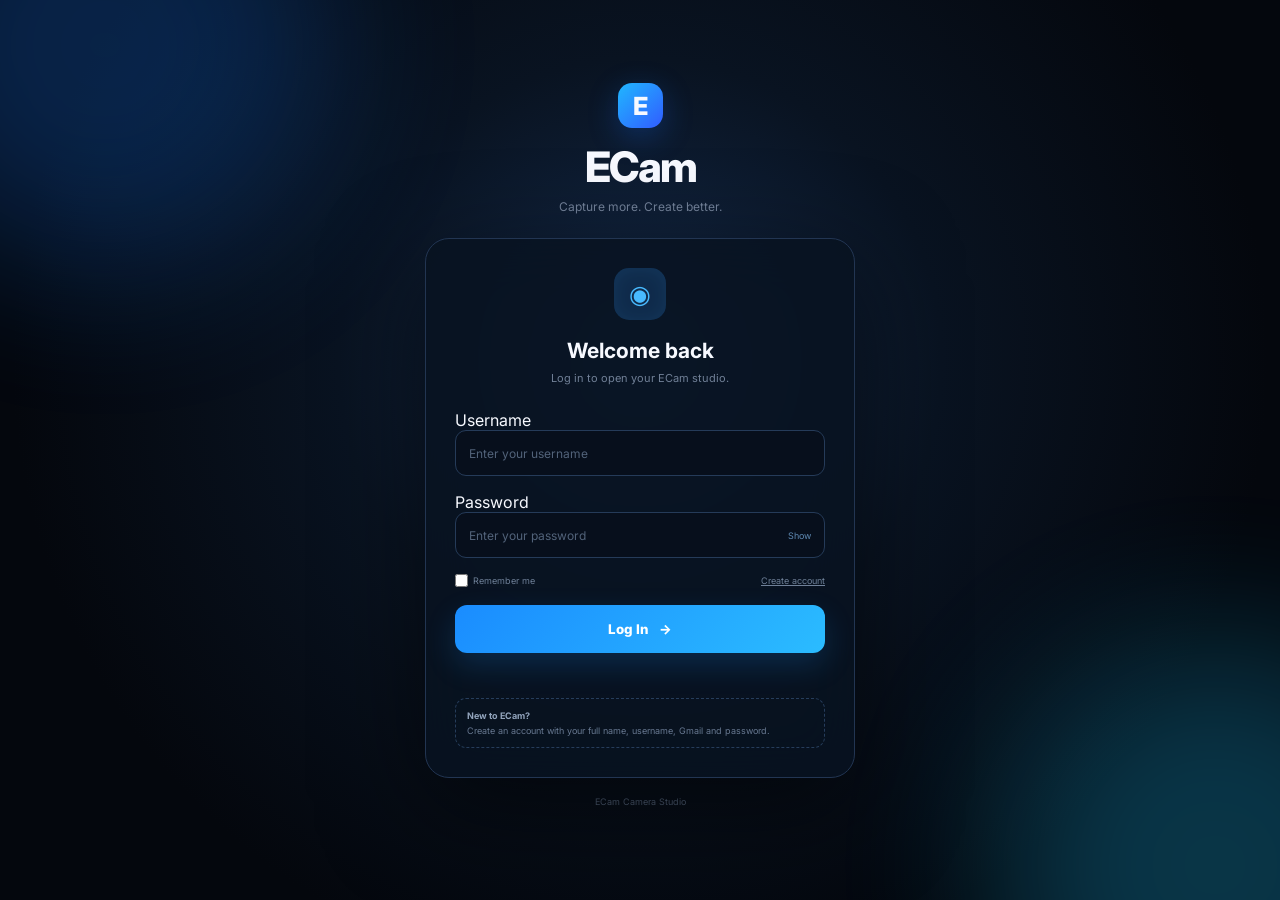
<file: index.html>
<!DOCTYPE html>
<html lang="en">
<head>
<meta charset="UTF-8">
<meta name="viewport" content="width=device-width,initial-scale=1.0">
<title>ECam — Log In</title>
<link rel="preconnect" href="https://fonts.googleapis.com">
<link rel="preconnect" href="https://fonts.gstatic.com" crossorigin>
<link href="https://fonts.googleapis.com/css2?family=Inter:wght@400;500;600;700;800&display=swap" rel="stylesheet">
<link rel="stylesheet" href="style.css">
</head>
<body class="login-page">
<div class="login-background"><div class="glow glow-one"></div><div class="glow glow-two"></div></div>
<main class="login-shell">
  <section class="login-brand">
    <div class="brand-icon">E</div>
    <h1>ECam</h1>
    <p>Capture more. Create better.</p>
  </section>
  <section class="login-card">
    <div class="camera-symbol">◉</div>
    <h2>Welcome back</h2>
    <p class="login-subtitle">Log in to open your ECam studio.</p>
    <form id="loginForm">
      <label for="username">Username</label>
      <input id="username" type="text" placeholder="Enter your username" autocomplete="username" required>
      <label for="password">Password</label>
      <div class="password-wrap">
        <input id="password" type="password" placeholder="Enter your password" autocomplete="current-password" required>
        <button type="button" id="togglePassword">Show</button>
      </div>
      <div class="login-options">
        <label class="remember"><input id="remember" type="checkbox"><span>Remember me</span></label>
        <a href="register.html" class="forgot">Create account</a>
      </div>
      <button class="login-button" type="submit">Log In <span>→</span></button>
      <p id="loginMessage" class="login-message"></p>
    </form>
    <div class="demo-account">
      <strong>New to ECam?</strong>
      <span>Create an account with your full name, username, Gmail and password.</span>
    </div>
  </section>
  <footer>ECam Camera Studio</footer>
</main>
<script>
const form=document.getElementById("loginForm");
const msg=document.getElementById("loginMessage");
const pass=document.getElementById("password");
document.getElementById("togglePassword").onclick=()=>{
  pass.type=pass.type==="text"?"password":"text";
  document.getElementById("togglePassword").textContent=pass.type==="text"?"Hide":"Show";
};
form.onsubmit=e=>{
  e.preventDefault();
  const username=document.getElementById("username").value.trim().toLowerCase();
  const password=pass.value;
  const users=JSON.parse(localStorage.getItem("ecamUsers")||"[]");
  const user=users.find(u=>u.username===username&&u.password===password);
  if(!user){
    msg.textContent="Incorrect username or password.";
    msg.className="login-message error";
    return;
  }
  sessionStorage.setItem("ecamLoggedIn","true");
  sessionStorage.setItem("ecamUser",username);
  if(document.getElementById("remember").checked)localStorage.setItem("ecamRemembered",username);
  location.href="camera.html";
};
const remembered=localStorage.getItem("ecamRemembered");
if(remembered)document.getElementById("username").value=remembered;
</script>
</body>
</html>
</file>
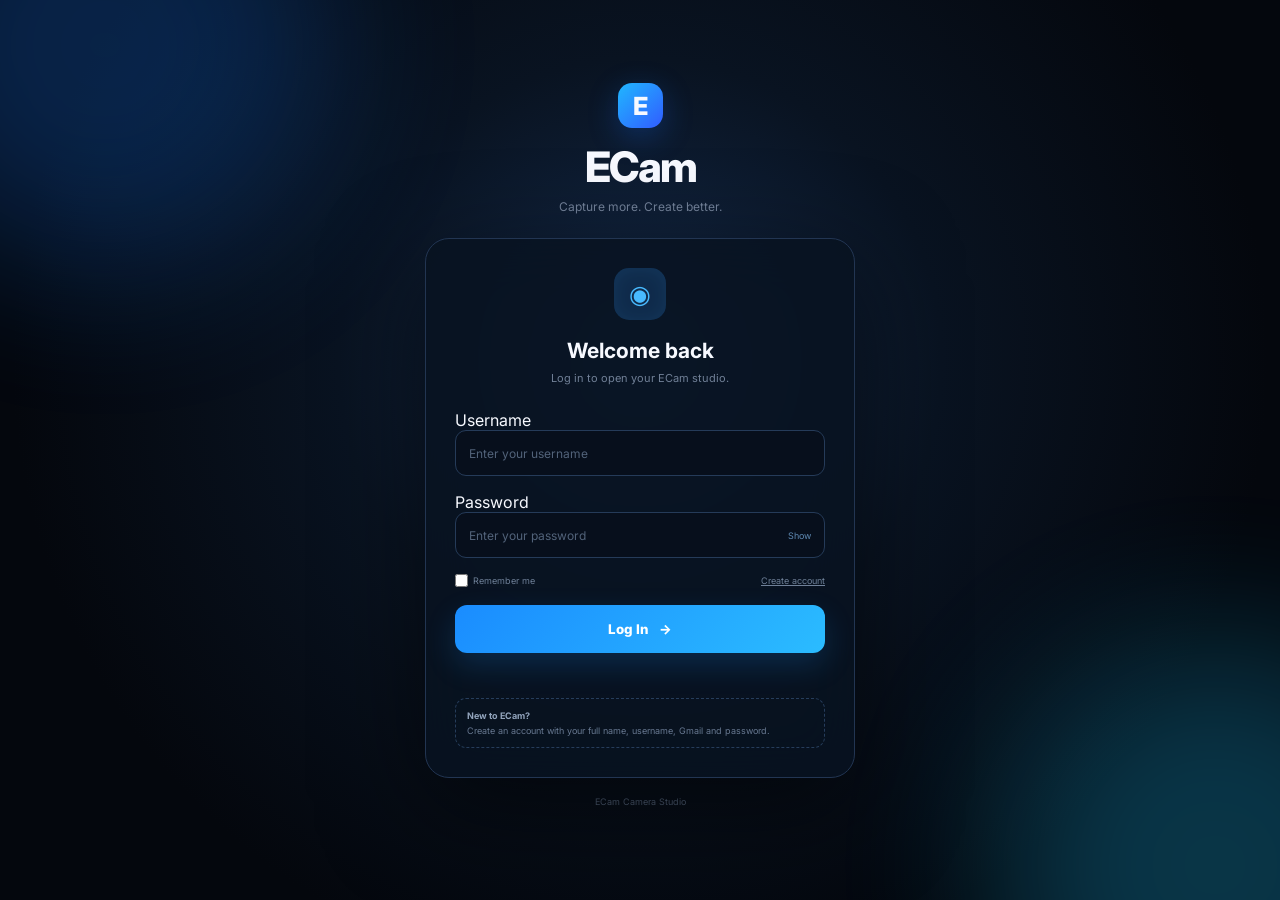
<file: camera.html>
<!DOCTYPE html>
<html lang="en">
<head>
  <meta charset="UTF-8">
  <meta name="viewport" content="width=device-width, initial-scale=1.0">
  <title>ECam — Camera</title>
  <link rel="preconnect" href="https://fonts.googleapis.com">
  <link rel="preconnect" href="https://fonts.gstatic.com" crossorigin>
  <link href="https://fonts.googleapis.com/css2?family=Inter:wght@400;500;600;700;800&display=swap" rel="stylesheet">
  <link rel="stylesheet" href="style.css">
</head>
<body>
  <div class="app">
    <header class="topbar">
      <div class="brand">
        <div class="brand-icon">E</div>
        <div>
          <h1>ECam</h1>
          <span>Capture more. Create better.</span>
        </div>
      </div>
      <div class="header-actions">
        <button id="historyButton" class="history-button">Picture History</button>
        <div class="status">
          <span id="statusDot"></span>
          <span id="statusText">Camera not started</span>
        </div>
        <button id="logoutButton" class="logout-button">Log out</button>
      </div>
    </header>

    <main class="workspace">
      <section class="camera-panel">
        <div class="preview-wrap">
          <video id="video" autoplay playsinline muted></video>
          <canvas id="canvas"></canvas>
          <div class="preview-overlay">
            <div class="quality-badge" id="qualityBadge">ECam Quality</div>
            <div class="zoom-badge" id="zoomBadge">1×</div>
          </div>
          <div class="grid-overlay" id="gridOverlay"></div>
          <div class="date-overlay" id="dateOverlay"></div>
        </div>

        <div class="camera-controls">
          <button class="round-control" id="galleryBtn" title="Open captured photos">▣</button>
          <div class="mode-switch">
            <button class="mode active" data-mode="photo">PHOTO</button>
            <button class="mode" data-mode="video">VIDEO</button>
          </div>
          <button class="shutter" id="captureBtn" aria-label="Take picture"><span></span></button>
          <button class="round-control" id="flipBtn" title="Switch camera">↻</button>
        </div>
        <p class="capture-hint">Every photo is automatically saved as <b>ECam Picture 001.jpg</b></p>
      </section>

      <aside class="settings">
        <section class="card">
          <h2>Quality</h2>
          <div class="option-grid three">
            <button class="quality active" data-quality="iphone"><strong>iPhone 18</strong><small>Maximum</small></button>
            <button class="quality" data-quality="original"><strong>Original</strong><small>Natural</small></button>
            <button class="quality" data-quality="cinematic"><strong>Cinematic</strong><small>Film look</small></button>
          </div>
          <p class="note">The Ecam preset enhances the available camera feed; actual resolution depends on your device camera.</p>
        </section>

        <section class="card">
          <h2>Style</h2>
          <div class="style-list">
            <button class="style active" data-filter="original"><span class="style-preview original-preview"></span><span>Original</span></button>
            <button class="style" data-filter="cinematic"><span class="style-preview cinematic-preview"></span><span>Cinematic</span></button>
            <button class="style" data-filter="vivid"><span class="style-preview vivid-preview"></span><span>Vivid</span></button>
            <button class="style" data-filter="natural"><span class="style-preview natural-preview"></span><span>Natural</span></button>
          </div>
        </section>

        <section class="card">
          <h2>Retro Cam</h2>
          <div class="retro-grid">
            <button class="retro" data-retro="80s"><b>80s</b><small>VHS</small></button>
            <button class="retro" data-retro="90s"><b>90s</b><small>Film</small></button>
            <button class="retro" data-retro="kapi"><b>Kapi Cam</b><small>Vintage</small></button>
            <button class="retro active" data-retro="none"><b>Off</b><small>Clean</small></button>
          </div>
        </section>

        <section class="card">
          <h2>Camera</h2>
          <div class="setting-row"><label>Zoom</label><output id="zoomValue">1.0×</output></div>
          <input id="zoom" type="range" min="1" max="3" step="0.1" value="1">
          <div class="quick-settings">
            <button id="gridBtn">Grid <span>OFF</span></button>
            <button id="dateBtn">Date <span>OFF</span></button>
            <button id="mirrorBtn">Mirror <span>OFF</span></button>
          </div>
        </section>

        <section class="card gallery-card" id="quickGalleryCard">
          <div class="gallery-head"><h2>Recent Pictures</h2><button id="historyButton2">View All</button></div>
          <div id="gallery" class="gallery"><div class="empty">Your captured photos appear here.</div></div>
        </section>
      </aside>
    </main>
  </div>

  <div class="history-modal" id="historyModal">
    <div class="history-box">
      <div class="history-header">
        <div>
          <h2>Picture History</h2>
          <p>Your saved ECam pictures</p>
        </div>
        <button id="closeHistory" class="close-history">×</button>
      </div>
      <div id="historyGrid" class="history-grid"></div>
      <div id="historyEmpty" class="history-empty">No saved pictures yet.</div>
    </div>
  </div>
  </div>
  <script src="script.js"></script>
</body>
</html>
</file>
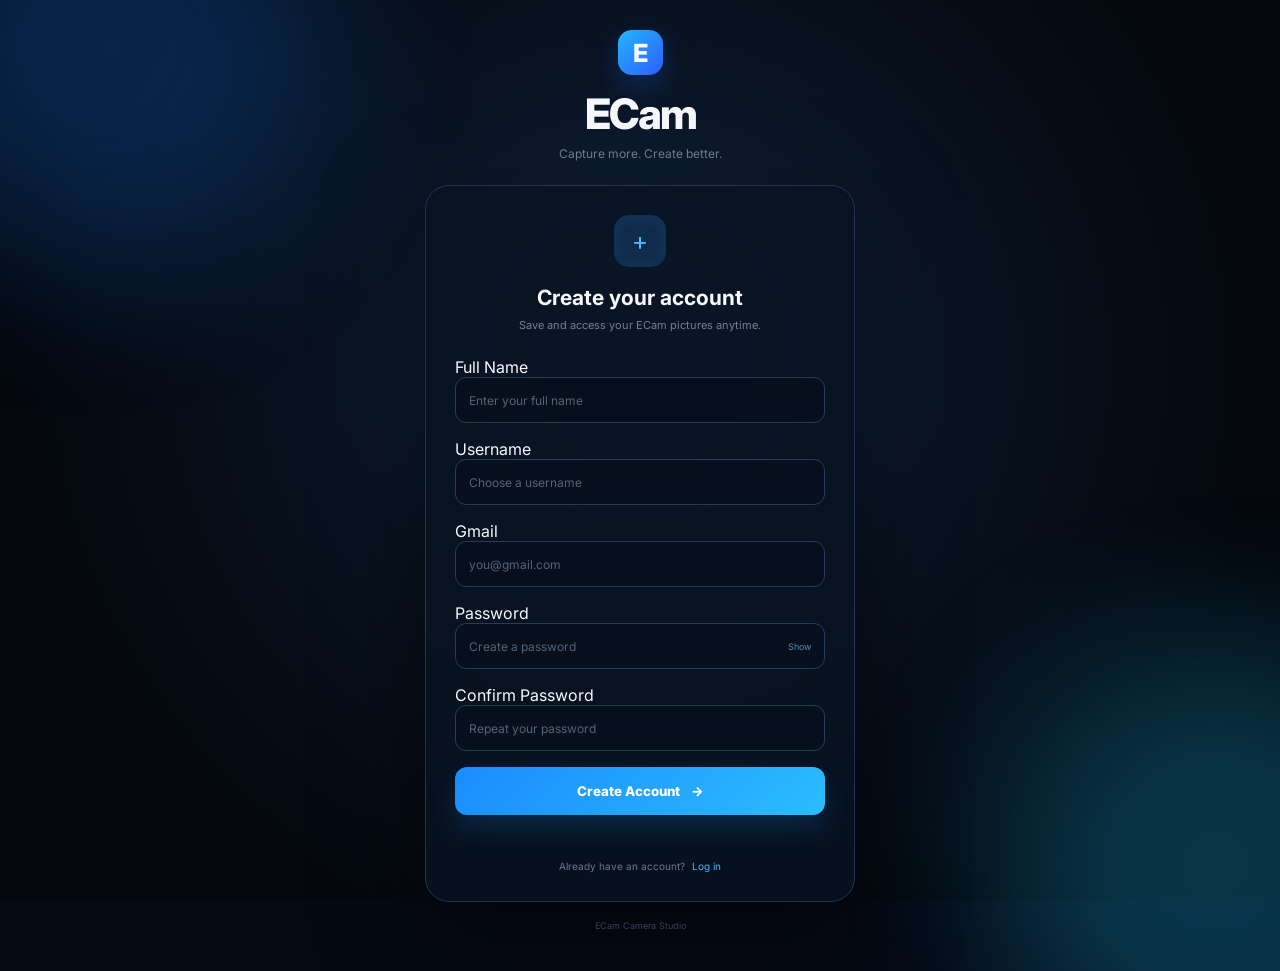
<file: register.html>
<!DOCTYPE html>
<html lang="en">
<head>
<meta charset="UTF-8">
<meta name="viewport" content="width=device-width,initial-scale=1.0">
<title>ECam — Register</title>
<link rel="preconnect" href="https://fonts.googleapis.com">
<link rel="preconnect" href="https://fonts.gstatic.com" crossorigin>
<link href="https://fonts.googleapis.com/css2?family=Inter:wght@400;500;600;700;800&display=swap" rel="stylesheet">
<link rel="stylesheet" href="style.css">
</head>
<body class="login-page">
<div class="login-background"><div class="glow glow-one"></div><div class="glow glow-two"></div></div>
<main class="login-shell">
  <section class="login-brand">
    <div class="brand-icon">E</div>
    <h1>ECam</h1>
    <p>Capture more. Create better.</p>
  </section>
  <section class="login-card">
    <div class="camera-symbol">+</div>
    <h2>Create your account</h2>
    <p class="login-subtitle">Save and access your ECam pictures anytime.</p>
    <form id="registerForm">
      <label for="fullName">Full Name</label>
      <input id="fullName" type="text" placeholder="Enter your full name" required>
      <label for="username">Username</label>
      <input id="username" type="text" placeholder="Choose a username" minlength="3" required>
      <label for="gmail">Gmail</label>
      <input id="gmail" type="email" placeholder="you@gmail.com" required>
      <label for="password">Password</label>
      <div class="password-wrap">
        <input id="password" type="password" placeholder="Create a password" minlength="6" required>
        <button type="button" id="togglePassword">Show</button>
      </div>
      <label for="confirmPassword">Confirm Password</label>
      <input id="confirmPassword" type="password" placeholder="Repeat your password" minlength="6" required>
      <button class="login-button" type="submit">Create Account <span>→</span></button>
      <p id="registerMessage" class="login-message"></p>
    </form>
    <div class="back-login"><span>Already have an account?</span><a href="index.html">Log in</a></div>
  </section>
  <footer>ECam Camera Studio</footer>
</main>
<script>
const form=document.getElementById("registerForm");
const msg=document.getElementById("registerMessage");
const pass=document.getElementById("password");
document.getElementById("togglePassword").onclick=()=>{
  pass.type=pass.type==="text"?"password":"text";
  document.getElementById("togglePassword").textContent=pass.type==="text"?"Hide":"Show";
};
form.onsubmit=e=>{
  e.preventDefault();
  const fullName=document.getElementById("fullName").value.trim();
  const username=document.getElementById("username").value.trim().toLowerCase();
  const gmail=document.getElementById("gmail").value.trim().toLowerCase();
  const password=pass.value;
  const confirm=document.getElementById("confirmPassword").value;
  if(password!==confirm){msg.textContent="Passwords do not match.";msg.className="login-message error";return;}
  if(!gmail.endsWith("@gmail.com")){msg.textContent="Please use a Gmail address.";msg.className="login-message error";return;}
  const users=JSON.parse(localStorage.getItem("ecamUsers")||"[]");
  if(users.some(u=>u.username===username)){msg.textContent="Username is already registered.";msg.className="login-message error";return;}
  if(users.some(u=>u.gmail===gmail)){msg.textContent="This Gmail is already registered.";msg.className="login-message error";return;}
  users.push({fullName,username,gmail,password,createdAt:new Date().toISOString()});
  localStorage.setItem("ecamUsers",JSON.stringify(users));
  msg.textContent="Account created. Redirecting to login...";
  msg.className="login-message success";
  setTimeout(()=>location.href="index.html",900);
};
</script>
</body>
</html>
</file>
<file: style.css>
*{
    box-sizing:border-box;
}

html,
body{
    margin:0;
    min-height:100%;
    font-family:Inter,system-ui,sans-serif;
    background:#060b14;
    color:#f7f9ff;
}

body{
    overflow-x:hidden;
}

button,
input{
    font-family:inherit;
}

button{
    -webkit-tap-highlight-color:transparent;
}

.app{
    min-height:100vh;
    background:
        radial-gradient(circle at 70% 10%,#152442 0,#080e19 38%,#050911 100%);
}

.topbar{
    height:82px;
    border-bottom:1px solid #1b2a42;
    display:flex;
    align-items:center;
    justify-content:space-between;
    padding:0 34px;
    background:#050a13cc;
    backdrop-filter:blur(20px);
    position:sticky;
    top:0;
    z-index:10;
}

.brand{
    display:flex;
    align-items:center;
    gap:14px;
}

.brand-icon{
    width:45px;
    height:45px;
    border-radius:14px;
    display:grid;
    place-items:center;
    background:linear-gradient(135deg,#20b7ff,#315cff);
    font-size:25px;
    font-weight:800;
    box-shadow:0 8px 30px #1672ff44;
}

.brand h1{
    font-size:22px;
    margin:0;
}

.brand span{
    font-size:11px;
    color:#8492aa;
}

.header-actions{
    display:flex;
    align-items:center;
    gap:20px;
}

.status{
    font-size:13px;
    color:#aebbd0;
    display:flex;
    gap:9px;
    align-items:center;
}

.status>span:first-child{
    width:8px;
    height:8px;
    border-radius:50%;
    background:#59657a;
}

.status.ready>span:first-child{
    background:#45df7d;
    box-shadow:0 0 12px #45df7d;
}

.logout-button{
    border:1px solid #263a56;
    background:#0c1524;
    color:#9eabc0;
    border-radius:10px;
    padding:9px 13px;
    font-size:11px;
    cursor:pointer;
    transition:.2s;
}

.logout-button:hover{
    border-color:#35aaff;
    color:#fff;
    background:#101d30;
}

.workspace{
    max-width:1450px;
    margin:auto;
    padding:28px;
    display:grid;
    grid-template-columns:minmax(0,1fr) 390px;
    gap:24px;
}

.camera-panel{
    min-width:0;
}

.preview-wrap{
    position:relative;
    width:100%;
    aspect-ratio:4/3;
    overflow:hidden;
    border:1px solid #243550;
    border-radius:25px;
    background:#000;
    box-shadow:0 30px 90px #0009;
}

.preview-wrap video{
    width:100%;
    height:100%;
    object-fit:cover;
    display:block;
    transition:filter .25s,transform .25s;
}

.preview-wrap canvas{
    display:none;
}

.preview-overlay{
    position:absolute;
    top:18px;
    left:18px;
    right:18px;
    display:flex;
    justify-content:space-between;
    pointer-events:none;
}

.quality-badge,
.zoom-badge{
    padding:9px 13px;
    border-radius:12px;
    background:#08111fcc;
    border:1px solid #ffffff20;
    backdrop-filter:blur(12px);
    font-size:12px;
    font-weight:700;
}

.grid-overlay{
    display:none;
    position:absolute;
    inset:0;
    background:
        linear-gradient(
            90deg,
            transparent 32.9%,
            #fff4 33%,
            transparent 33.1%,
            transparent 66.2%,
            #fff4 66.3%,
            transparent 66.4%
        ),
        linear-gradient(
            0deg,
            transparent 32.9%,
            #fff4 33%,
            transparent 33.1%,
            transparent 66.2%,
            #fff4 66.3%,
            transparent 66.4%
        );
    pointer-events:none;
}

.grid-overlay.show{
    display:block;
}

.date-overlay{
    position:absolute;
    left:22px;
    bottom:20px;
    color:#fff;
    text-shadow:0 1px 4px #000;
    font-size:13px;
    letter-spacing:1px;
    display:none;
}

.date-overlay.show{
    display:block;
}

.camera-controls{
    height:135px;
    display:flex;
    align-items:center;
    justify-content:center;
    gap:28px;
    position:relative;
}

.round-control{
    width:48px;
    height:48px;
    border:1px solid #2c3d58;
    border-radius:50%;
    background:#0c1524;
    color:#d9e4f5;
    font-size:21px;
    cursor:pointer;
    transition:.2s;
}

.round-control:hover{
    background:#16253b;
    border-color:#3b5a7e;
}

.shutter{
    width:76px;
    height:76px;
    border-radius:50%;
    border:7px solid #263850;
    background:#fff;
    display:grid;
    place-items:center;
    cursor:pointer;
    box-shadow:0 0 0 2px #8ca0bc55;
    transition:.15s;
}

.shutter span{
    width:60px;
    height:60px;
    border-radius:50%;
    background:#fff;
}

.shutter:active{
    transform:scale(.95);
}

.mode-switch{
    position:absolute;
    bottom:6px;
    left:50%;
    transform:translateX(-50%);
    display:flex;
    gap:24px;
}

.mode{
    border:0;
    background:none;
    color:#75849c;
    font-size:11px;
    font-weight:800;
    cursor:pointer;
}

.mode.active{
    color:#4cbcff;
}

.capture-hint{
    text-align:center;
    color:#63718a;
    font-size:11px;
    margin:-3px 0 0;
}

.capture-hint b{
    color:#9eabc0;
}

.settings{
    display:flex;
    flex-direction:column;
    gap:14px;
}

.card{
    border:1px solid #1e304b;
    border-radius:20px;
    background:linear-gradient(145deg,#0d1727dd,#09111ed9);
    padding:17px;
    box-shadow:0 12px 40px #0003;
}

.card h2{
    font-size:14px;
    margin:0 0 13px;
}

.option-grid{
    display:grid;
    gap:8px;
}

.option-grid.three{
    grid-template-columns:repeat(3,1fr);
}

.quality{
    min-height:70px;
    border:1px solid #263b59;
    border-radius:13px;
    background:#0a1423;
    color:#dfe8f7;
    cursor:pointer;
    padding:10px 6px;
    transition:.2s;
}

.quality:hover{
    border-color:#356184;
    background:#0d192a;
}

.quality strong{
    display:block;
    font-size:11px;
}

.quality small{
    display:block;
    color:#73839b;
    margin-top:5px;
    font-size:9px;
}

.quality.active{
    border-color:#35aaff;
    background:linear-gradient(145deg,#1262d9,#103c91);
    box-shadow:0 8px 25px #147aff30;
}

.quality.active small{
    color:#d3e7ff;
}

.note{
    font-size:9px;
    line-height:1.5;
    color:#65748c;
    margin:10px 2px 0;
}

.style-list{
    display:grid;
    grid-template-columns:repeat(4,1fr);
    gap:8px;
}

.style{
    background:none;
    border:0;
    color:#8190a7;
    font-size:9px;
    cursor:pointer;
    padding:0;
}

.style span:last-child{
    display:block;
    margin-top:6px;
}

.style-preview{
    height:55px;
    border-radius:10px;
    border:2px solid transparent;
    display:block;
    background:linear-gradient(135deg,#31435c,#bd8b5c);
}

.cinematic-preview{
    filter:contrast(1.15) saturate(.78);
}

.vivid-preview{
    filter:saturate(1.65) contrast(1.08);
}

.natural-preview{
    filter:saturate(.85) brightness(1.04);
}

.style.active{
    color:#e7f4ff;
}

.style.active .style-preview{
    border-color:#36b7ff;
}

.retro-grid{
    display:grid;
    grid-template-columns:repeat(4,1fr);
    gap:8px;
}

.retro{
    height:64px;
    border:1px solid #273a56;
    border-radius:12px;
    background:#0b1524;
    color:#c8d4e7;
    cursor:pointer;
    transition:.2s;
}

.retro:hover{
    border-color:#3c5878;
}

.retro b{
    display:block;
    font-size:10px;
}

.retro small{
    font-size:8px;
    color:#697b94;
}

.retro.active{
    border-color:#e5ad58;
    background:#261c12;
}

.setting-row{
    display:flex;
    justify-content:space-between;
    font-size:11px;
    color:#8998ad;
    margin-bottom:7px;
}

.setting-row output{
    color:#dbe8fa;
    font-weight:700;
}

input[type=range]{
    width:100%;
    accent-color:#39aefe;
}

.quick-settings{
    display:grid;
    grid-template-columns:repeat(3,1fr);
    gap:7px;
    margin-top:13px;
}

.quick-settings button{
    background:#0a1423;
    border:1px solid #243751;
    border-radius:10px;
    color:#aab8ca;
    font-size:9px;
    padding:9px;
    cursor:pointer;
    transition:.2s;
}

.quick-settings button:hover{
    border-color:#3a5b7e;
}

.quick-settings span{
    display:block;
    color:#65748a;
    margin-top:4px;
}

.quick-settings button.on{
    border-color:#2ea9ff;
    color:#e8f6ff;
}

.gallery-head{
    display:flex;
    align-items:center;
    justify-content:space-between;
}

.gallery-head button{
    border:0;
    background:none;
    color:#71829a;
    font-size:10px;
    cursor:pointer;
}

.gallery{
    display:flex;
    gap:8px;
    overflow:auto;
}

.gallery .empty{
    color:#53647b;
    font-size:10px;
    padding:10px 0;
}

.thumb{
    width:65px;
    height:52px;
    object-fit:cover;
    border-radius:9px;
    border:1px solid #263954;
    flex:0 0 auto;
}


/* =========================
   LOGIN / REGISTER
   SCROLLABLE ONLY
========================= */

.login-page,
.register-page{
    min-height:100vh;
    min-height:100dvh;

    display:flex;
    flex-direction:column;

    align-items:center;
    justify-content:flex-start;

    position:relative;

    overflow-x:hidden;
    overflow-y:auto;

    -webkit-overflow-scrolling:touch;

    background:#050914;

    padding:30px 0 40px;
}

.login-background{
    position:fixed;
    inset:0;

    background:
        radial-gradient(
            circle at 50% 40%,
            #142a4a 0,
            #091321 36%,
            #04070d 75%
        );
}

.glow{
    position:absolute;
    width:450px;
    height:450px;
    border-radius:50%;
    filter:blur(80px);
    opacity:.24;
    pointer-events:none;
}

.glow-one{
    background:#167cff;
    top:-180px;
    left:-120px;
}

.glow-two{
    background:#19c8ff;
    right:-160px;
    bottom:-190px;
}

.login-shell{
    width:min(430px,92vw);
    position:relative;
    z-index:1;
    text-align:center;
    flex-shrink:0;
}

.login-page .login-shell{
    margin-top:auto;
    margin-bottom:auto;
}

.login-brand{
    margin-bottom:24px;
}

.login-brand .brand-icon{
    margin:0 auto 13px;
}

.login-brand h1{
    font-size:42px;
    margin:0;
    font-weight:800;
    letter-spacing:-2px;
}

.login-brand p{
    margin:7px 0;
    color:#74839b;
    font-size:12px;
}

.login-card{
    width:100%;
    padding:29px;
    border:1px solid #223552;
    border-radius:24px;
    background:#091321dd;
    backdrop-filter:blur(25px);
    -webkit-backdrop-filter:blur(25px);
    box-shadow:0 30px 100px #0008;
    text-align:left;
}

.camera-symbol{
    width:52px;
    height:52px;
    border-radius:15px;
    background:#102b4b;
    color:#48baff;
    display:grid;
    place-items:center;
    margin:0 auto 18px;
    font-size:25px;
    box-shadow:inset 0 1px 18px #35b8ff18;
}

.login-card h2{
    text-align:center;
    margin:0;
    font-size:21px;
}

.login-subtitle{
    text-align:center;
    color:#718097;
    font-size:11px;
    margin:8px 0 25px;
}

.login-card input[type=text],
.login-card input[type=email],
.login-card input[type=password],
.login-card input[type=tel],
.login-card input[type=username]{
    width:100%;
    height:46px;
    border:1px solid #253b59;
    border-radius:11px;
    background:#070f1c;
    color:#fff;
    outline:none;
    padding:0 13px;
    font:inherit;
    font-size:12px;
    margin-bottom:16px;
    display:block;
    transition:
        border-color .2s,
        box-shadow .2s,
        background .2s;
}

.login-card input::placeholder{
    color:#52637a;
}

.login-card input:hover{
    border-color:#314b6b;
}

.login-card input:focus{
    border-color:#32aaff;
    background:#081221;
    box-shadow:0 0 0 3px #1595ff18;
}

.password-wrap{
    position:relative;
    width:100%;
}

.password-wrap input{
    padding-right:55px!important;
}

.password-wrap button{
    position:absolute;
    right:9px;
    top:9px;
    height:28px;
    border:0;
    background:none;
    color:#5e89b2;
    font-size:9px;
    cursor:pointer;
    padding:0 5px;
}

.password-wrap button:hover{
    color:#78c8ff;
}

.login-options{
    display:flex;
    justify-content:space-between;
    align-items:center;
    margin:0 0 18px;
}

.remember{
    display:flex!important;
    align-items:center;
    gap:5px;
    margin:0!important;
}

.remember input{
    width:auto!important;
    height:auto!important;
    margin:0!important;
    accent-color:#2faeff;
}

.remember span,
.forgot{
    font-size:9px!important;
    color:#6f8098!important;
}

.forgot{
    border:0;
    background:none;
    cursor:pointer;
    padding:0;
}

.forgot:hover{
    color:#43b7ff!important;
}

.login-button,
.register-button{
    width:100%;
    height:48px;
    border:0;
    border-radius:12px;
    background:linear-gradient(135deg,#1a8cff,#2bbcff);
    color:#fff;
    font-weight:800;
    cursor:pointer;
    box-shadow:0 12px 30px #168dff30;
    transition:
        transform .2s,
        box-shadow .2s,
        filter .2s;
}

.login-button:hover,
.register-button:hover{
    filter:brightness(1.06);
    box-shadow:0 15px 35px #168dff42;
}

.login-button:active,
.register-button:active{
    transform:scale(.985);
}

.login-button span,
.register-button span{
    margin-left:8px;
}

.login-message{
    text-align:center;
    min-height:15px;
    font-size:10px;
    margin:11px 0 0;
}

.login-message.error{
    color:#ff7884;
}

.login-message.info{
    color:#62c5ff;
}

.login-message.success{
    color:#52e48a;
}


/* REGISTER */

.register-page{
    justify-content:flex-start;
    align-items:center;
}

.register-page .login-shell{
    width:min(460px,92vw);
    margin-top:0;
    margin-bottom:0;
}

.register-page .login-card{
    padding:29px;
}

.register-fields{
    display:grid;
    grid-template-columns:1fr 1fr;
    gap:0 12px;
    width:100%;
}

.register-fields .field{
    min-width:0;
}

.register-fields .field-full{
    grid-column:1/-1;
}

.register-page .login-card label{
    display:block;
    font-size:10px;
    color:#9caabd;
    margin:0 0 7px;
}

.register-page .form-note{
    font-size:9px;
    line-height:1.5;
    color:#63748b;
    margin:-2px 1px 15px;
}

.register-page .password-strength{
    height:3px;
    border-radius:10px;
    background:#17263a;
    overflow:hidden;
    margin:-8px 1px 13px;
}

.register-page .password-strength span{
    display:block;
    height:100%;
    width:0;
    border-radius:inherit;
    background:#32aaff;
    transition:width .25s,background .25s;
}

.register-page .terms{
    display:flex;
    align-items:flex-start;
    gap:7px;
    font-size:9px;
    line-height:1.45;
    color:#65758c;
    margin:1px 0 17px;
}

.register-page .terms input{
    width:13px!important;
    height:13px!important;
    margin:0!important;
    padding:0!important;
    accent-color:#2faeff;
    flex:0 0 auto;
    border:0!important;
    box-shadow:none!important;
    background:none!important;
}

.register-page .terms a{
    color:#43b7ff;
    text-decoration:none;
}

.register-page .terms a:hover{
    text-decoration:underline;
}

.register-page .register-fields input{
    margin-bottom:15px;
}

.register-page .register-fields .password-wrap input{
    margin-bottom:15px;
}

.register-page .register-fields .password-wrap{
    margin-bottom:0;
}

.back-login{
    display:flex;
    justify-content:center;
    align-items:center;
    gap:7px;
    margin-top:19px;
    font-size:10px;
    color:#687991;
}

.back-login a{
    color:#43b7ff;
    text-decoration:none;
}

.back-login a:hover{
    color:#7bd0ff;
    text-decoration:underline;
}

.demo-account{
    margin-top:19px;
    padding:11px;
    border:1px dashed #263d5b;
    border-radius:11px;
    display:flex;
    flex-direction:column;
    gap:4px;
    color:#687991;
    font-size:9px;
}

.demo-account strong{
    color:#93a5bd;
}

.login-shell footer,
.register-footer{
    color:#4e5d73;
    font-size:9px;
    margin-top:18px;
    text-align:center;
}


/* HISTORY */

.history-button{
    border:1px solid #263a56;
    background:#0c1524;
    color:#b9c9dd;
    border-radius:10px;
    padding:9px 13px;
    font-size:10px;
    cursor:pointer;
    transition:.2s;
}

.history-button:hover{
    border-color:#35aaff;
    color:#fff;
    background:#101d30;
}

.history-modal{
    position:fixed;
    inset:0;
    background:#02060dcc;
    backdrop-filter:blur(14px);
    z-index:50;
    display:none;
    align-items:center;
    justify-content:center;
    padding:22px;
}

.history-modal.show{
    display:flex;
}

.history-box{
    width:min(900px,96vw);
    max-height:88vh;
    overflow:auto;
    background:#091321;
    border:1px solid #263b59;
    border-radius:22px;
    box-shadow:0 30px 100px #000b;
    padding:22px;
}

.history-header{
    display:flex;
    align-items:center;
    justify-content:space-between;
    margin-bottom:18px;
}

.history-header h2{
    margin:0;
    font-size:20px;
}

.history-header p{
    margin:5px 0 0;
    color:#687a93;
    font-size:10px;
}

.close-history{
    width:35px;
    height:35px;
    border-radius:50%;
    border:1px solid #2a405e;
    background:#0c1727;
    color:#d7e4f5;
    font-size:22px;
    cursor:pointer;
    transition:.2s;
}

.close-history:hover{
    border-color:#35aaff;
    background:#112239;
}

.history-grid{
    display:grid;
    grid-template-columns:repeat(2,1fr);
    gap:12px;
}

.history-item{
    display:flex;
    gap:12px;
    background:#0b1625;
    border:1px solid #1e314b;
    border-radius:15px;
    padding:9px;
}

.history-item img{
    width:150px;
    height:105px;
    object-fit:cover;
    border-radius:9px;
}

.history-info{
    display:flex;
    flex-direction:column;
    justify-content:center;
    min-width:0;
    gap:5px;
}

.history-info strong{
    font-size:11px;
    overflow:hidden;
    text-overflow:ellipsis;
}

.history-info span{
    font-size:9px;
    color:#687a93;
}

.history-info button{
    font-size:8px;
    border:1px solid #263c58;
    background:#0e1a2b;
    color:#a9bad0;
    border-radius:7px;
    padding:7px 8px;
    cursor:pointer;
    margin-right:5px;
    transition:.2s;
}

.history-info button:hover{
    border-color:#35aaff;
    color:#fff;
}

.history-info .delete-old{
    color:#ff8b94;
}

.history-empty{
    text-align:center;
    color:#61718a;
    font-size:11px;
    padding:45px;
}

.gallery-card .gallery-head button{
    color:#44b8ff;
}


/* CAMERA EXTRA POLISH */

.preview-wrap{
    background:#020408;
}

.preview-wrap video{
    image-rendering:auto;
    will-change:filter,transform;
}

.camera-panel{
    min-width:0;
}

.camera-symbol{
    box-shadow:inset 0 1px 18px #35b8ff18;
}


/* TABLET */

@media(max-width:1050px){

    .workspace{
        grid-template-columns:1fr;
    }

    .settings{
        display:grid;
        grid-template-columns:repeat(2,1fr);
    }

    .gallery-card{
        grid-column:span 2;
    }
}


/* MOBILE */

@media(max-width:700px){

    .topbar{
        padding:0 16px;
    }

    .workspace{
        padding:12px;
    }

    .header-actions{
        gap:8px;
    }

    .header-actions .status{
        display:none;
    }

    .history-button{
        padding:8px 9px;
    }

    .history-grid{
        grid-template-columns:1fr;
    }

    .history-item img{
        width:120px;
        height:90px;
    }
}


/* SMALL MOBILE */

@media(max-width:650px){

    .topbar{
        height:72px;
    }

    .workspace{
        padding:12px;
    }

    .settings{
        display:flex;
    }

    .option-grid.three{
        grid-template-columns:1fr 1fr 1fr;
    }

    .brand span{
        display:none;
    }

    .camera-controls{
        height:115px;
    }

    .shutter{
        width:68px;
        height:68px;
    }

    .shutter span{
        width:53px;
        height:53px;
    }

    .login-page,
    .register-page{
        min-height:100vh;
        min-height:100dvh;

        display:flex;
        flex-direction:column;

        align-items:center;
        justify-content:flex-start;

        overflow-x:hidden;
        overflow-y:auto;

        -webkit-overflow-scrolling:touch;

        padding:20px 0 40px;
    }

    .login-shell,
    .register-page .login-shell{
        width:min(430px,94vw);
        flex-shrink:0;
    }

    .login-page .login-shell{
        margin-top:10px;
        margin-bottom:30px;
    }

    .register-page .login-shell{
        margin-top:10px;
        margin-bottom:30px;
    }

    .login-card,
    .register-page .login-card{
        padding:23px 19px;
    }

    .login-brand h1{
        font-size:38px;
    }

    .register-fields{
        display:block;
    }

    .register-fields .field-full{
        grid-column:auto;
    }

    .login-card input[type=text],
    .login-card input[type=email],
    .login-card input[type=password],
    .login-card input[type=tel]{
        height:45px;
    }

    .login-page .glow,
    .register-page .glow{
        width:300px;
        height:300px;
    }
}


/* VERY SMALL MOBILE */

@media(max-width:420px){

    .login-page,
    .register-page{
        min-height:100vh;
        min-height:100dvh;
        overflow-x:hidden;
        overflow-y:auto;
        padding:15px 0 35px;
    }

    .login-page .login-shell,
    .register-page .login-shell{
        width:94vw;
        margin-top:10px;
        margin-bottom:25px;
    }

    .login-card,
    .register-page .login-card{
        padding:20px 16px;
    }

    .login-brand{
        margin-bottom:18px;
    }

    .login-brand h1{
        font-size:34px;
    }

    .camera-symbol{
        width:48px;
        height:48px;
        font-size:22px;
    }

    .history-modal{
        padding:10px;
    }

    .history-box{
        padding:16px;
        border-radius:18px;
    }

    .history-item{
        gap:8px;
    }

    .history-item img{
        width:100px;
        height:80px;
    }
}


/* LOGIN / REGISTER SCROLLBAR */

.login-page::-webkit-scrollbar,
.register-page::-webkit-scrollbar{
    width:8px;
}

.login-page::-webkit-scrollbar-track,
.register-page::-webkit-scrollbar-track{
    background:#050914;
}

.login-page::-webkit-scrollbar-thumb,
.register-page::-webkit-scrollbar-thumb{
    background:#26364d;
    border-radius:10px;
}

.login-page::-webkit-scrollbar-thumb:hover,
.register-page::-webkit-scrollbar-thumb:hover{
    background:#3b5270;
}

.login-page,
.register-page{
    scrollbar-width:auto;
}

/* =========================
   VIDEO RECORDING
========================= */

.video-recording-indicator{
    position:absolute;
    top:18px;
    left:50%;
    transform:translateX(-50%);
    display:none;
    align-items:center;
    gap:7px;
    padding:8px 12px;
    border-radius:20px;
    background:#05080dcc;
    border:1px solid #ff394455;
    backdrop-filter:blur(12px);
    -webkit-backdrop-filter:blur(12px);
    color:#fff;
    font-size:11px;
    font-weight:800;
    letter-spacing:.7px;
    z-index:5;
    pointer-events:none;
}

.video-recording-indicator.show{
    display:flex;
}

.video-recording-indicator span{
    width:8px;
    height:8px;
    border-radius:50%;
    background:#ff3048;
    box-shadow:0 0 12px #ff3048;
    animation:videoRecPulse 1s infinite;
}

@keyframes videoRecPulse{
    0%,
    100%{
        opacity:1;
        transform:scale(1);
    }

    50%{
        opacity:.35;
        transform:scale(.72);
    }
}

/* VIDEO MODE */

.shutter.video-mode{
    border-color:#ff4355;
}

.shutter.video-mode span{
    background:#ff3048;
    transition:
        width .2s,
        height .2s,
        border-radius .2s,
        transform .2s,
        background .2s;
}

/* RECORDING STATE */

.shutter.video-mode.recording{
    border-color:#ff3048;
    background:#fff;
    box-shadow:
        0 0 0 3px #ff304833,
        0 0 30px #ff304855;
}

.shutter.video-mode.recording span{
    width:30px;
    height:30px;
    border-radius:8px;
    background:#ff3048;
}

.shutter.video-mode.recording:active{
    transform:scale(.95);
}

/* VIDEO MODE LABEL */

.mode[data-mode="video"].active{
    color:#ff5364;
}

.mode[data-mode="video"]{
    transition:
        color .2s,
        transform .2s;
}

.mode[data-mode="video"]:hover{
    color:#ff6877;
}

/* RECORDING CAMERA STATUS */

.status.recording{
    color:#ff6978;
}

.status.recording>span:first-child{
    background:#ff3048;
    box-shadow:0 0 12px #ff3048;
    animation:videoRecPulse 1s infinite;
}

/* RECORDING PREVIEW */

.preview-wrap.recording{
    border-color:#ff3048;
    box-shadow:
        0 30px 90px #0009,
        0 0 0 1px #ff3048,
        0 0 35px #ff304833;
}

.preview-wrap.recording video{
    transition:none;
}

/* VIDEO MODE HINT */

.capture-hint.video-mode{
    color:#ff6978;
}

/* MOBILE VIDEO RECORDING */

@media(max-width:650px){

    .video-recording-indicator{
        top:13px;
        padding:7px 10px;
        font-size:10px;
    }

    .video-recording-indicator span{
        width:7px;
        height:7px;
    }

    .shutter.video-mode.recording span{
        width:27px;
        height:27px;
        border-radius:7px;
    }

}

@media(max-width:420px){

    .video-recording-indicator{
        top:11px;
        padding:6px 9px;
        font-size:9px;
    }

    .shutter.video-mode.recording span{
        width:25px;
        height:25px;
        border-radius:6px;
    }

}
</file>
